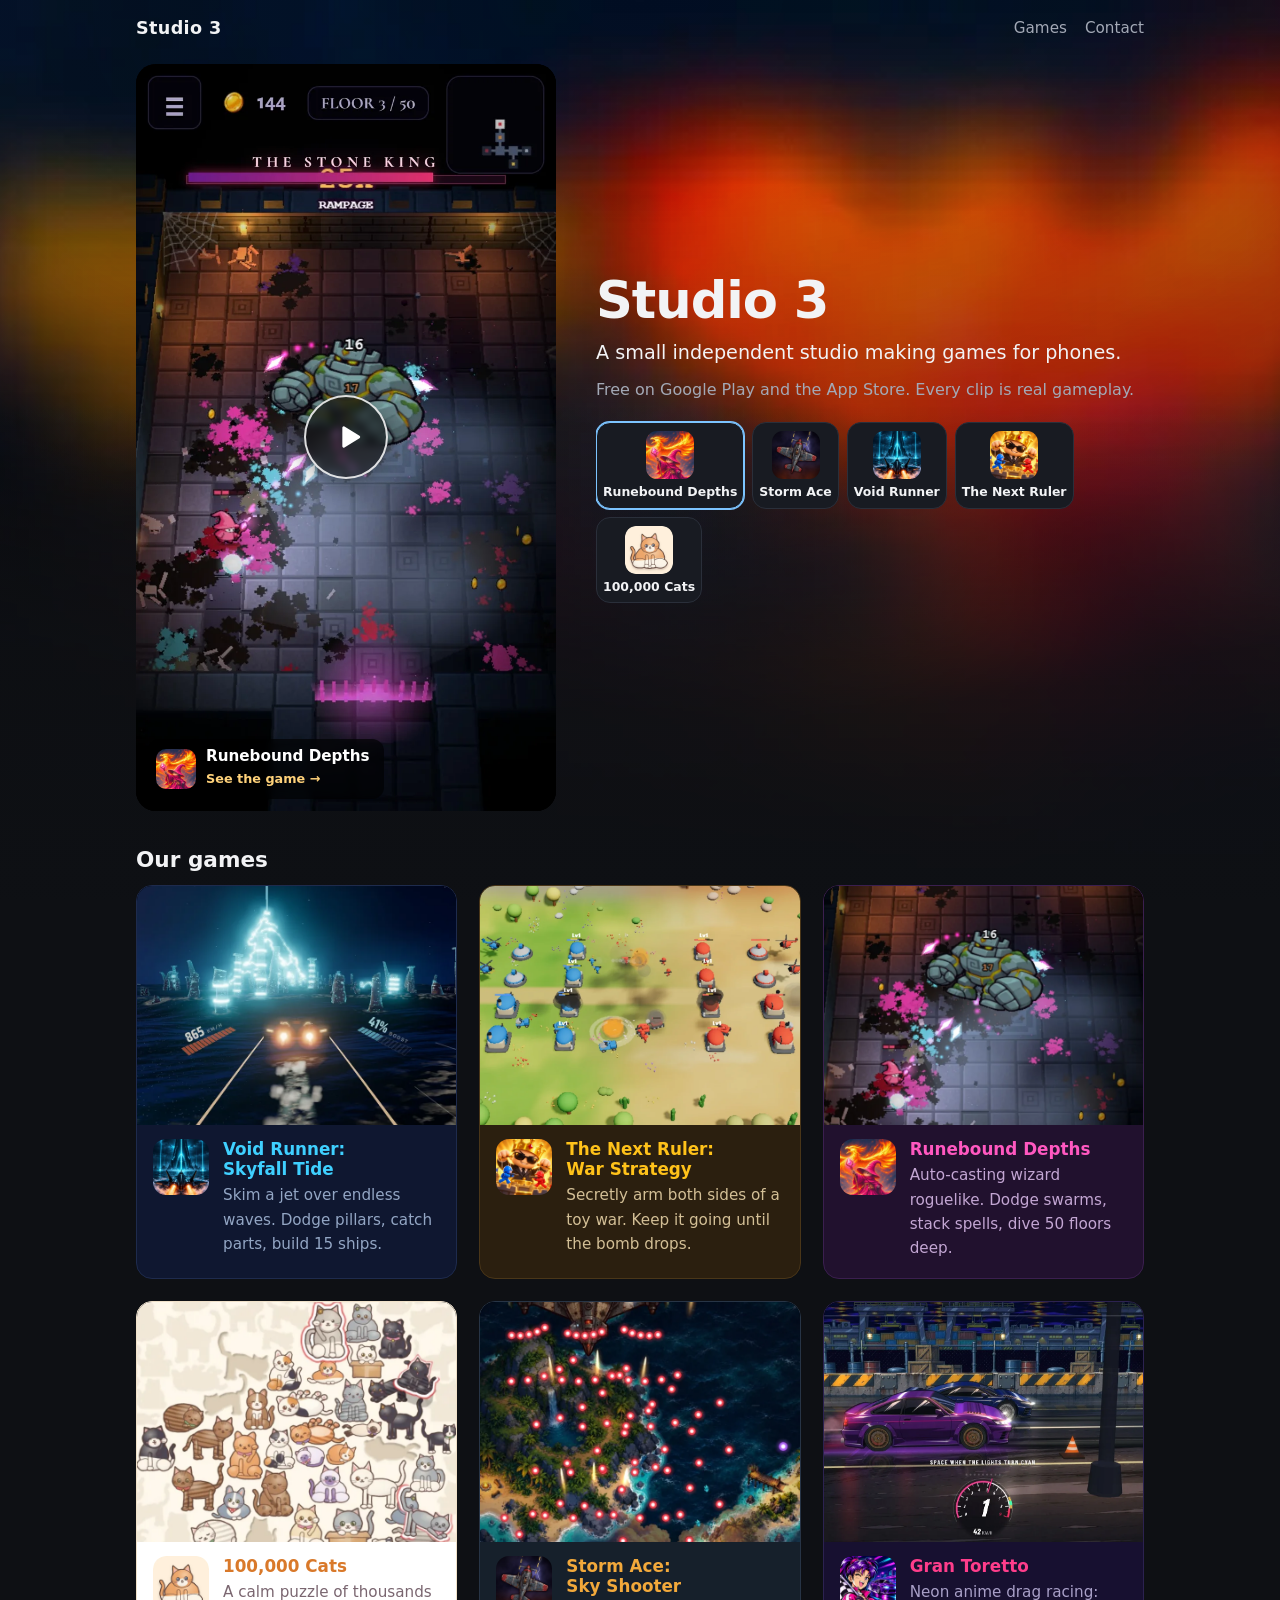
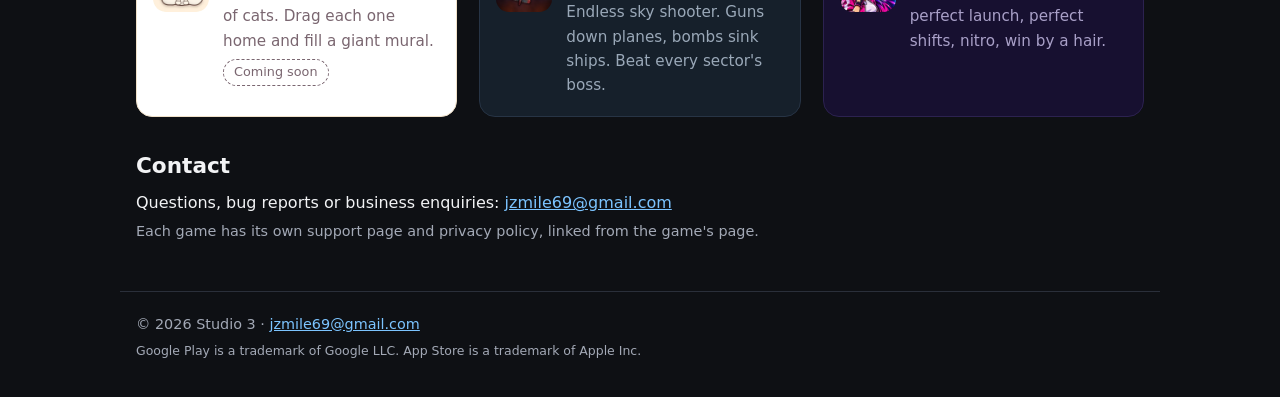
<file: index.html>
<!doctype html>
<html lang="en">
<head>
<meta charset="utf-8">
<meta name="viewport" content="width=device-width, initial-scale=1">
<title>Studio 3 | Indie mobile games</title>
<meta name="description" content="Studio 3 is a small independent studio making games for phones.">
<meta property="og:title" content="Studio 3 | Indie mobile games">
<meta property="og:description" content="Studio 3 is a small independent studio making games for phones.">
<meta property="og:image" content="img/runebound/feature.jpg">
<link rel="stylesheet" href="styles.css">
<link rel="icon" href="favicon.svg" type="image/svg+xml">
<script src="site.js" defer></script>
</head>
<body class="t-studio" style="--page-art:url('img/runebound/bg.webp')">
<header class="site-head"><a class="brand" href="./">Studio&nbsp;3</a>
<nav><a href="#games">Games</a><a href="#contact">Contact</a></nav></header>
<main class="home">
<section class="reel" aria-label="Gameplay showreel">
<div class="reel-stage portrait" style="--poster:url('img/runebound/poster.webp')">
<video id="reel" class="gv-video" src="video/runebound.mp4" poster="img/runebound/poster.webp" width="720" height="1280"
 muted playsinline preload="none" controls aria-label="Gameplay showreel: Runebound Depths, no sound"></video>
<button class="gv-play" type="button" hidden aria-label="Play the gameplay showreel"><svg aria-hidden="true" viewBox="0 0 24 24" width="34" height="34"><path fill="currentColor" d="M8 5.5v13a1 1 0 0 0 1.5.86l10.6-6.5a1 1 0 0 0 0-1.72L9.5 4.64A1 1 0 0 0 8 5.5z"/></svg></button>
<a class="reel-cap" href="runebound/"><img src="img/runebound/icon.webp" alt="" width="40" height="40">
<span><b>Runebound Depths</b><small>See the game</small></span></a>
</div>
<div class="reel-side">
<h1>Studio 3</h1>
<p class="lead">A small independent studio making games for phones.</p>
<p class="intro-sub">Free on Google Play and the App Store. Every clip is real gameplay.</p>
<ul class="reel-thumbs" aria-label="Choose a game to watch">
<li><button type="button" class="reel-thumb" aria-pressed="true"
 data-src="video/runebound.mp4" data-poster="img/runebound/poster.webp" data-bg="img/runebound/bg.webp" data-href="runebound/" data-name="Runebound Depths"
 data-short="Runebound Depths" data-icon="img/runebound/icon.webp" data-orient="portrait">
<img src="img/runebound/icon.webp" alt="" width="48" height="48" decoding="async"><span>Runebound Depths</span></button></li>
<li><button type="button" class="reel-thumb" aria-pressed="false"
 data-src="video/stormace.mp4" data-poster="img/stormace/poster.webp" data-bg="img/stormace/bg.webp" data-href="stormace/" data-name="Storm Ace: Sky Shooter"
 data-short="Storm Ace" data-icon="img/stormace/icon.webp" data-orient="portrait">
<img src="img/stormace/icon.webp" alt="" width="48" height="48" decoding="async"><span>Storm Ace</span></button></li>
<li><button type="button" class="reel-thumb" aria-pressed="false"
 data-src="video/voidrunner.mp4" data-poster="img/voidrunner/poster.webp" data-bg="img/voidrunner/bg.webp" data-href="voidrunner/" data-name="Void Runner: Skyfall Tide"
 data-short="Void Runner" data-icon="img/voidrunner/icon.webp" data-orient="portrait">
<img src="img/voidrunner/icon.webp" alt="" width="48" height="48" decoding="async"><span>Void Runner</span></button></li>
<li><button type="button" class="reel-thumb" aria-pressed="false"
 data-src="video/nextruler.mp4" data-poster="img/nextruler/poster.webp" data-bg="img/nextruler/bg.webp" data-href="nextruler/" data-name="The Next Ruler: War Strategy"
 data-short="The Next Ruler" data-icon="img/nextruler/icon.webp" data-orient="landscape">
<img src="img/nextruler/icon.webp" alt="" width="48" height="48" decoding="async"><span>The Next Ruler</span></button></li>
<li><button type="button" class="reel-thumb" aria-pressed="false"
 data-src="video/100000cats.mp4" data-poster="img/100000cats/poster.webp" data-bg="img/100000cats/bg.webp" data-href="100000cats/" data-name="100,000 Cats"
 data-short="100,000 Cats" data-icon="img/100000cats/icon.webp" data-orient="portrait">
<img src="img/100000cats/icon.webp" alt="" width="48" height="48" decoding="async"><span>100,000 Cats</span></button></li>
</ul>
</div>
</section>
<section id="games"><h2>Our games</h2>
<ul class="cards">
<li class="card t-voidrunner"><a href="voidrunner/" data-preview="video/voidrunner.mp4">
<span class="card-media portrait"><img class="card-art" src="img/voidrunner/poster.webp" alt=""
 width="720" height="1280" loading="lazy" decoding="async"></span>
<div class="card-body"><img class="card-icon" src="img/voidrunner/icon.webp" alt="" width="64" height="64">
<div><h3>Void Runner: Skyfall Tide</h3><p>Skim a jet over endless waves. Dodge pillars, catch parts, build 15 ships.</p></div></div></a></li>
<li class="card t-nextruler"><a href="nextruler/" data-preview="video/nextruler.mp4">
<span class="card-media landscape"><img class="card-art" src="img/nextruler/poster.webp" alt=""
 width="1280" height="720" loading="lazy" decoding="async"></span>
<div class="card-body"><img class="card-icon" src="img/nextruler/icon.webp" alt="" width="64" height="64">
<div><h3>The Next Ruler: War Strategy</h3><p>Secretly arm both sides of a toy war. Keep it going until the bomb drops.</p></div></div></a></li>
<li class="card t-runebound"><a href="runebound/" data-preview="video/runebound.mp4">
<span class="card-media portrait"><img class="card-art" src="img/runebound/poster.webp" alt=""
 width="720" height="1280" loading="lazy" decoding="async"></span>
<div class="card-body"><img class="card-icon" src="img/runebound/icon.webp" alt="" width="64" height="64">
<div><h3>Runebound Depths</h3><p>Auto-casting wizard roguelike. Dodge swarms, stack spells, dive 50 floors deep.</p></div></div></a></li>
<li class="card t-100000cats"><a href="100000cats/" data-preview="video/100000cats.mp4">
<span class="card-media portrait"><img class="card-art" src="img/100000cats/poster.webp" alt=""
 width="720" height="1280" loading="lazy" decoding="async"></span>
<div class="card-body"><img class="card-icon" src="img/100000cats/icon.webp" alt="" width="64" height="64">
<div><h3>100,000 Cats</h3><p>A calm puzzle of thousands of cats. Drag each one home and fill a giant mural.</p><p class="tag">Coming soon</p></div></div></a></li>
<li class="card t-stormace"><a href="stormace/" data-preview="video/stormace.mp4">
<span class="card-media portrait"><img class="card-art" src="img/stormace/poster.webp" alt=""
 width="720" height="1280" loading="lazy" decoding="async"></span>
<div class="card-body"><img class="card-icon" src="img/stormace/icon.webp" alt="" width="64" height="64">
<div><h3>Storm Ace: Sky Shooter</h3><p>Endless sky shooter. Guns down planes, bombs sink ships. Beat every sector&#x27;s boss.</p></div></div></a></li>
<li class="card t-grantoretto"><a href="grantoretto/">
<span class="card-media landscape"><img class="card-art" src="img/grantoretto/poster.webp" alt=""
 width="1280" height="720" loading="lazy" decoding="async"></span>
<div class="card-body"><img class="card-icon" src="img/grantoretto/icon.webp" alt="" width="64" height="64">
<div><h3>Gran Toretto</h3><p>Neon anime drag racing: perfect launch, perfect shifts, nitro, win by a hair.</p></div></div></a></li>
</ul></section>
<section id="contact" class="contact"><h2>Contact</h2>
<p>Questions, bug reports or business enquiries: <a href="mailto:jzmile69@gmail.com">jzmile69@gmail.com</a></p>
<p class="small">Each game has its own support page and privacy policy, linked from the game's page.</p>
</section>
</main>
<footer class="site-foot"><p>© 2026 Studio 3 · <a href="mailto:jzmile69@gmail.com">jzmile69@gmail.com</a></p>
<p class="small">Google Play is a trademark of Google LLC. App Store is a trademark of Apple Inc.</p></footer>
</body>
</html>
</file>
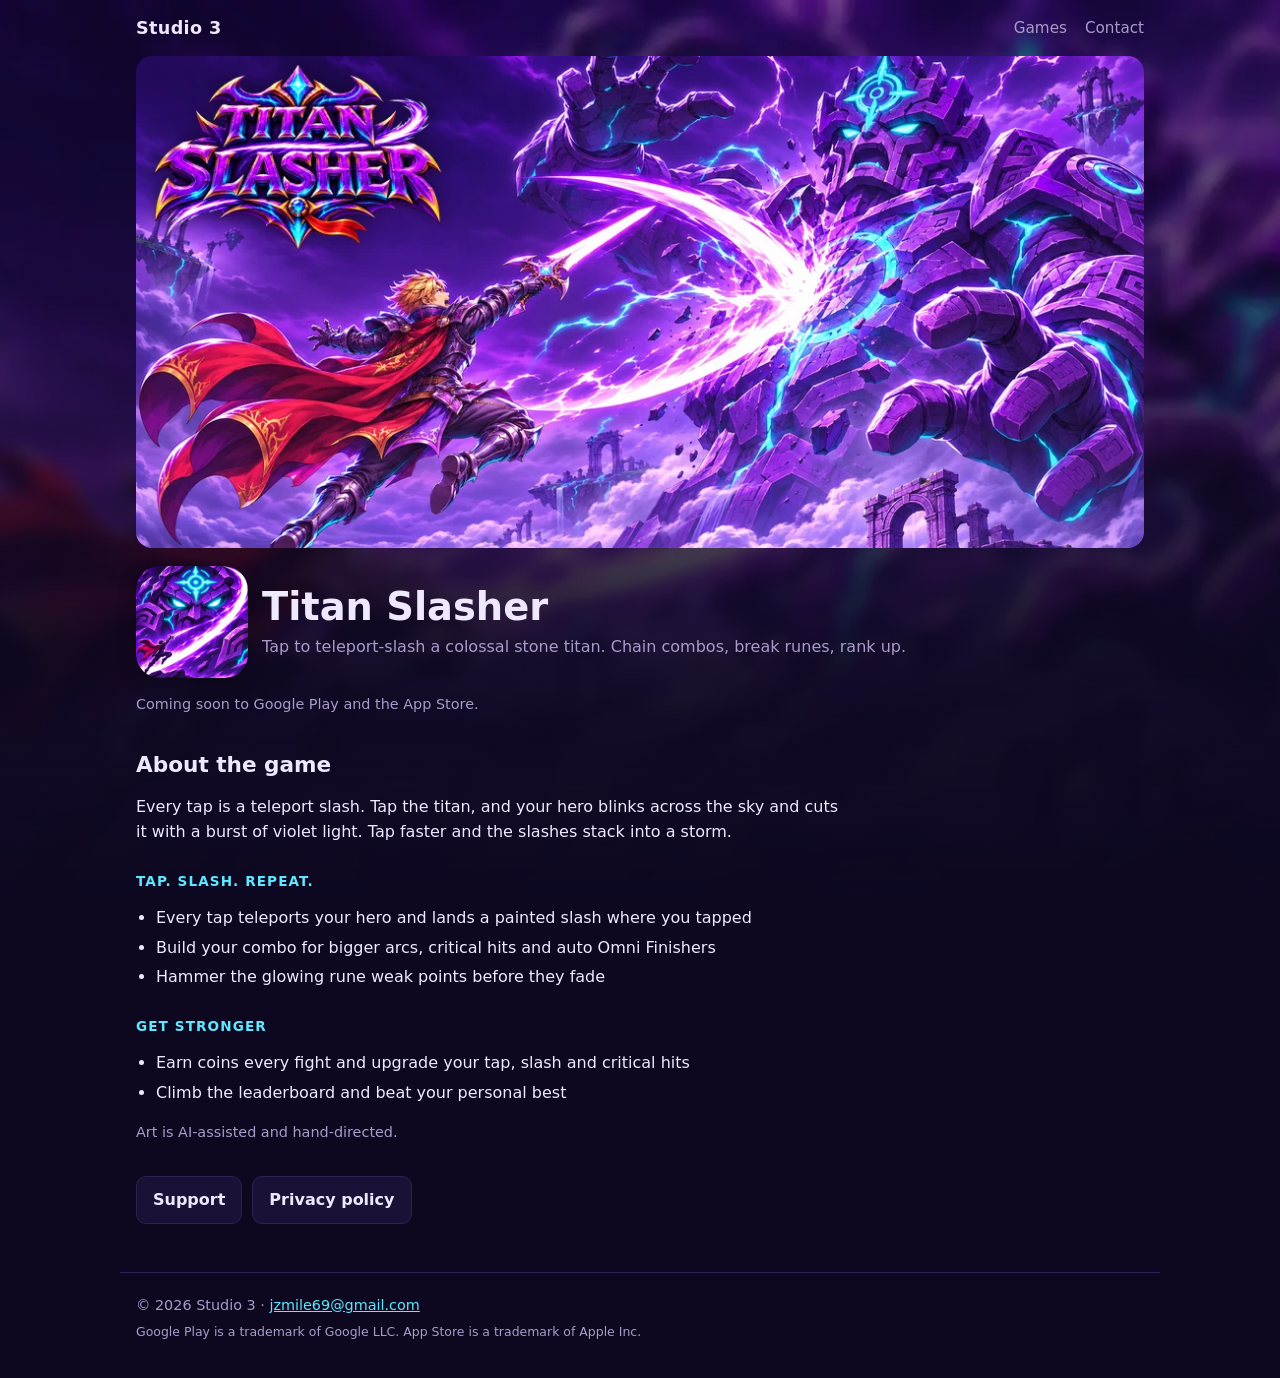
<file: slashtitans/index.html>
<!doctype html>
<html lang="en">
<head>
<meta charset="utf-8">
<title>Titan Slasher (moved)</title>
<meta name="robots" content="noindex">
<link rel="canonical" href="https://jortiga.github.io/titanslasher/">
<meta http-equiv="refresh" content="0; url=https://jortiga.github.io/titanslasher/">
<script>location.replace("https://jortiga.github.io/titanslasher/" + location.search + location.hash);</script>
</head>
<body>
<p>Slash Titans is now <strong>Titan Slasher</strong>. This page moved to
<a href="https://jortiga.github.io/titanslasher/">https://jortiga.github.io/titanslasher/</a>.</p>
</body>
</html>
</file>
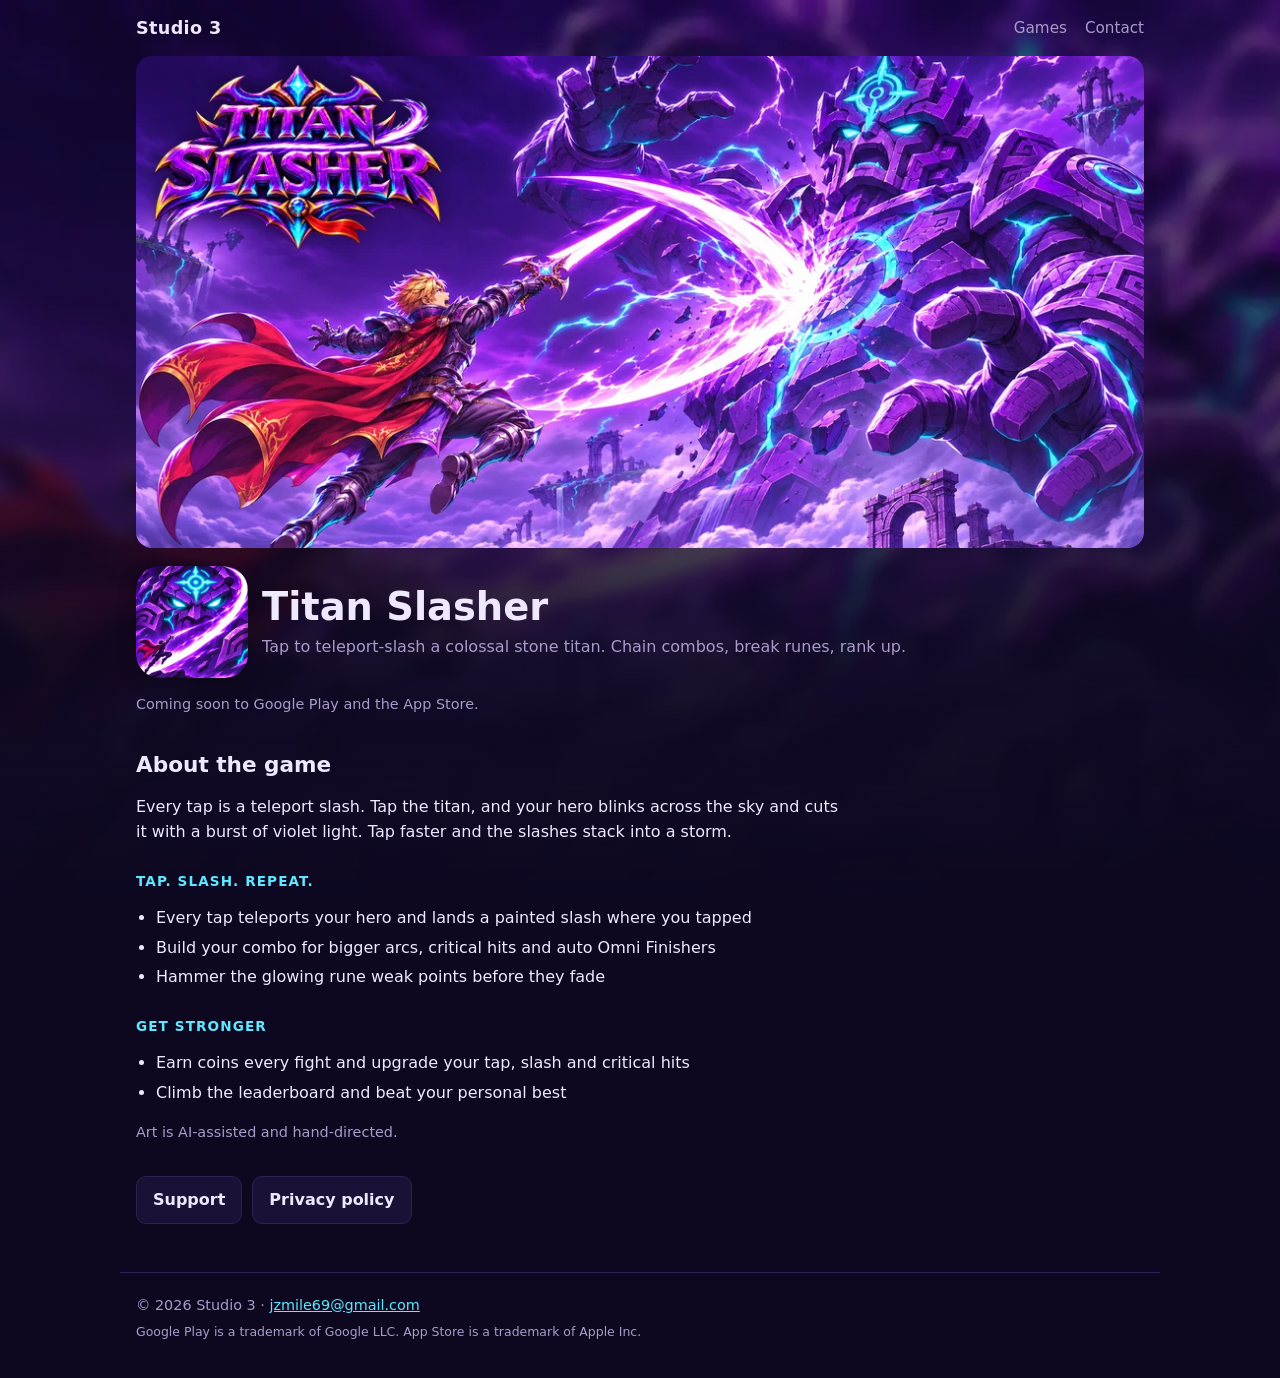
<file: titanslasher/index.html>
<!doctype html>
<html lang="en">
<head>
<meta charset="utf-8">
<meta name="viewport" content="width=device-width, initial-scale=1">
<title>Titan Slasher | Studio 3</title>
<meta name="description" content="Tap to teleport-slash a colossal stone titan. Chain combos, break runes, rank up.">
<meta property="og:title" content="Titan Slasher | Studio 3">
<meta property="og:description" content="Tap to teleport-slash a colossal stone titan. Chain combos, break runes, rank up.">
<meta property="og:image" content="../img/titanslasher/feature.jpg">
<link rel="stylesheet" href="../styles.css">
<link rel="icon" href="../favicon.svg" type="image/svg+xml">
<script src="../site.js" defer></script>
</head>
<body class="t-titanslasher" style="--page-art:url('../img/titanslasher/bg.webp')">
<header class="site-head"><a class="brand" href="../">Studio&nbsp;3</a>
<nav><a href="../#games">Games</a><a href="../#contact">Contact</a></nav></header>
<main class="game">
<section class="hero">
<img src="../img/titanslasher/feature.webp" alt="Titan Slasher: a caped swordsman slashes a giant stone titan" width="1024" height="500" style="width:100%;height:auto;border-radius:16px">
<div class="hero-text">
<div class="title-row">
<img class="icon" src="../img/titanslasher/icon.webp" alt="" width="112" height="112">
<div><h1>Titan Slasher</h1><p class="tagline">Tap to teleport-slash a colossal stone titan. Chain combos, break runes, rank up.</p></div>
</div>
<p class="meta">Coming soon to Google Play and the App Store.</p>
</div>
</section>
<section class="about"><h2>About the game</h2>
<p>Every tap is a teleport slash. Tap the titan, and your hero blinks across the sky and cuts it with a burst of violet light. Tap faster and the slashes stack into a storm.</p>
<h3 class="caps">TAP. SLASH. REPEAT.</h3>
<ul><li>Every tap teleports your hero and lands a painted slash where you tapped</li><li>Build your combo for bigger arcs, critical hits and auto Omni Finishers</li><li>Hammer the glowing rune weak points before they fade</li></ul>
<h3 class="caps">GET STRONGER</h3>
<ul><li>Earn coins every fight and upgrade your tap, slash and critical hits</li><li>Climb the leaderboard and beat your personal best</li></ul>
<p class="meta">Art is AI-assisted and hand-directed.</p>
</section>
<section class="links"><a href="support/">Support</a><a href="privacy/">Privacy policy</a></section>
</main>
<footer class="site-foot"><p>© 2026 Studio 3 · <a href="mailto:jzmile69@gmail.com">jzmile69@gmail.com</a></p>
<p class="small">Google Play is a trademark of Google LLC. App Store is a trademark of Apple Inc.</p></footer>
</body>
</html>
</file>
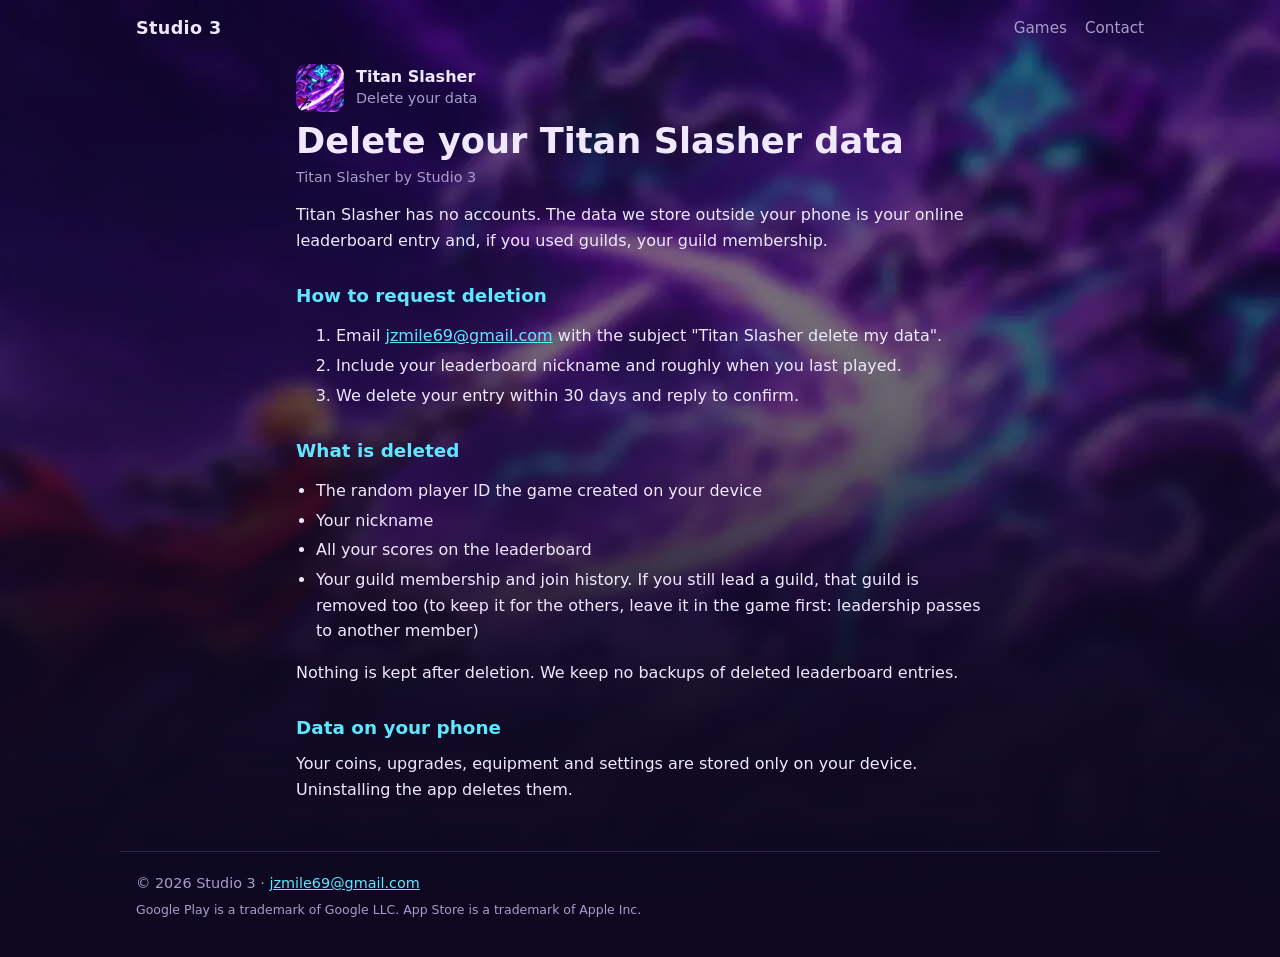
<file: slashtitans/delete-data/index.html>
<!doctype html>
<html lang="en">
<head>
<meta charset="utf-8">
<title>Titan Slasher (moved)</title>
<meta name="robots" content="noindex">
<link rel="canonical" href="https://jortiga.github.io/titanslasher/delete-data/">
<meta http-equiv="refresh" content="0; url=https://jortiga.github.io/titanslasher/delete-data/">
<script>location.replace("https://jortiga.github.io/titanslasher/delete-data/" + location.search + location.hash);</script>
</head>
<body>
<p>Slash Titans is now <strong>Titan Slasher</strong>. This page moved to
<a href="https://jortiga.github.io/titanslasher/delete-data/">https://jortiga.github.io/titanslasher/delete-data/</a>.</p>
</body>
</html>
</file>
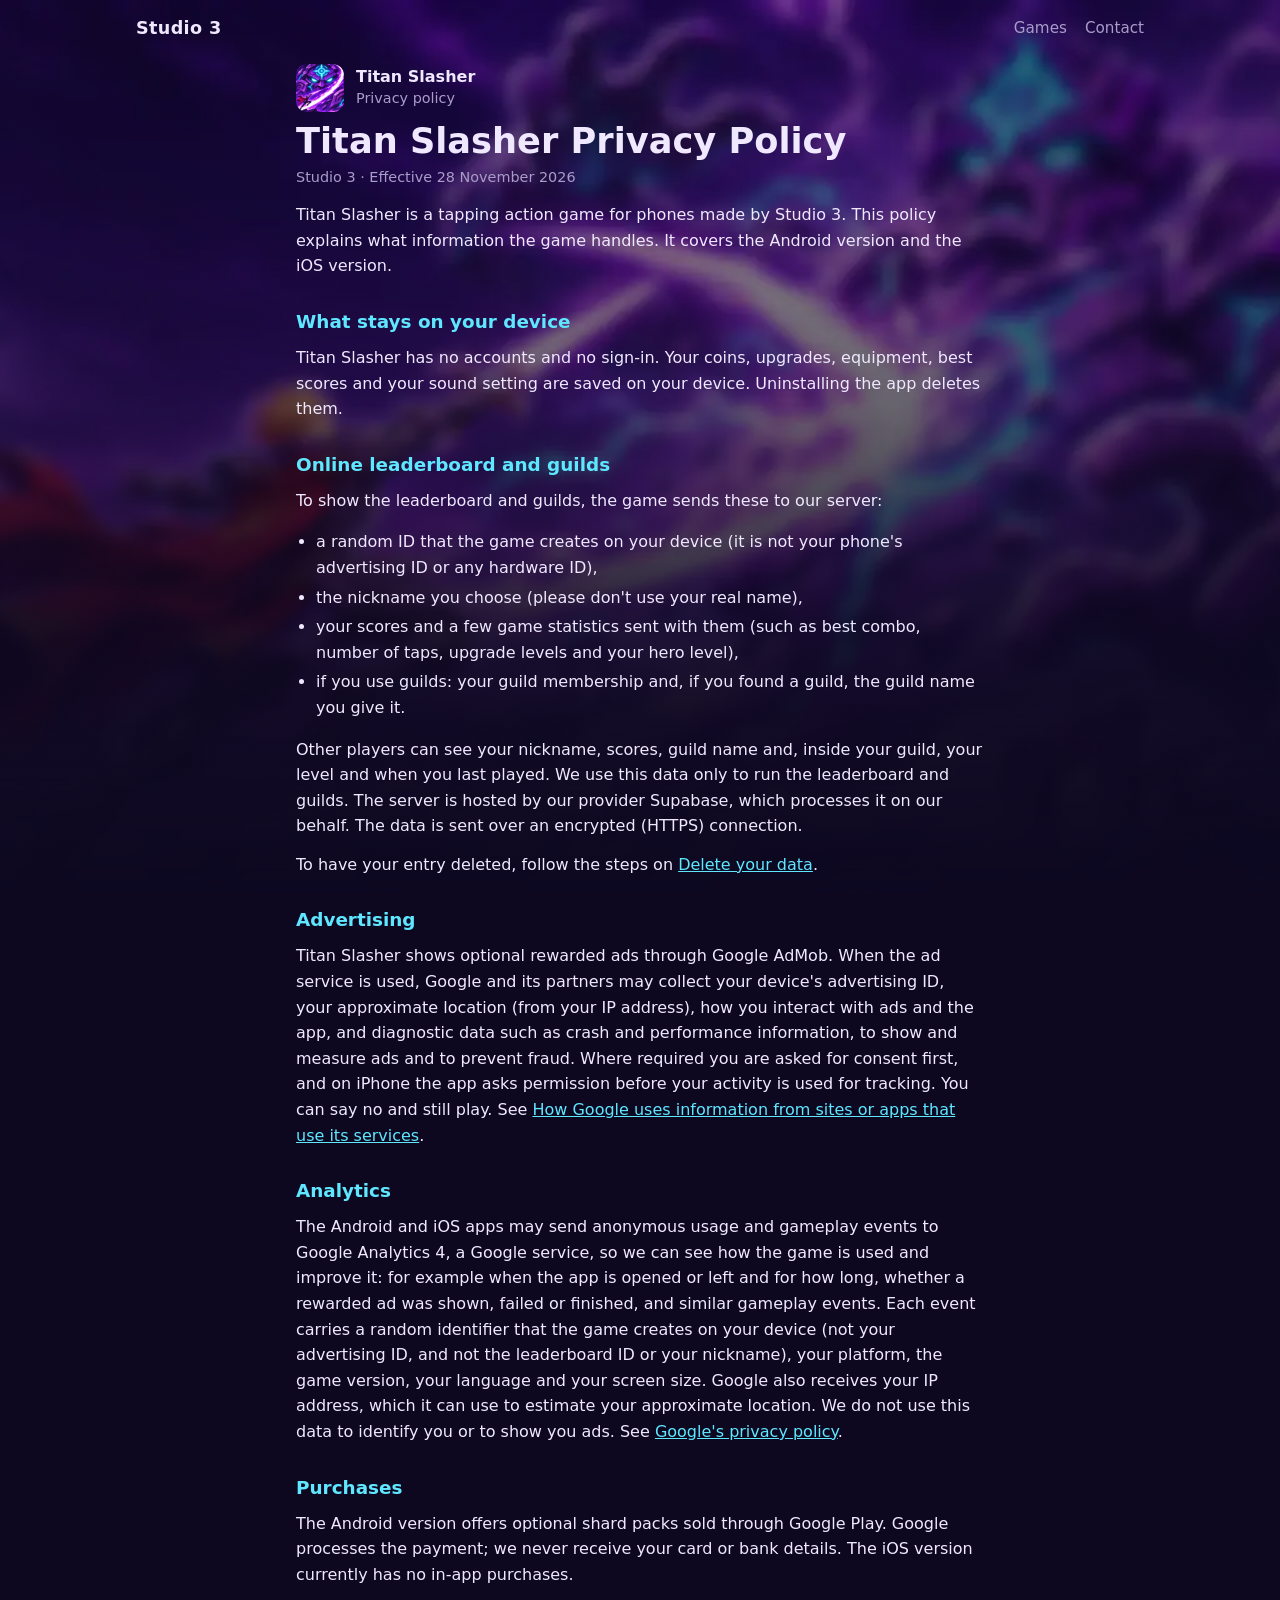
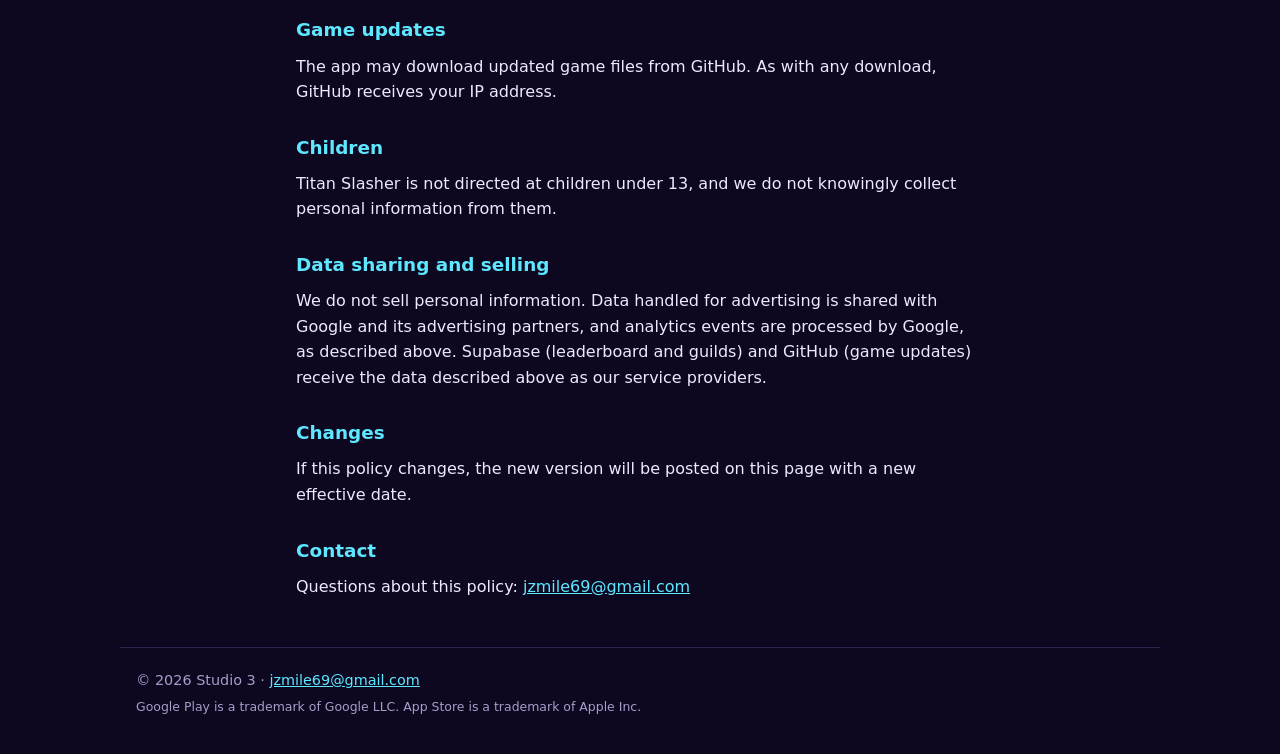
<file: slashtitans/privacy/index.html>
<!doctype html>
<html lang="en">
<head>
<meta charset="utf-8">
<title>Titan Slasher (moved)</title>
<meta name="robots" content="noindex">
<link rel="canonical" href="https://jortiga.github.io/titanslasher/privacy/">
<meta http-equiv="refresh" content="0; url=https://jortiga.github.io/titanslasher/privacy/">
<script>location.replace("https://jortiga.github.io/titanslasher/privacy/" + location.search + location.hash);</script>
</head>
<body>
<p>Slash Titans is now <strong>Titan Slasher</strong>. This page moved to
<a href="https://jortiga.github.io/titanslasher/privacy/">https://jortiga.github.io/titanslasher/privacy/</a>.</p>
</body>
</html>
</file>
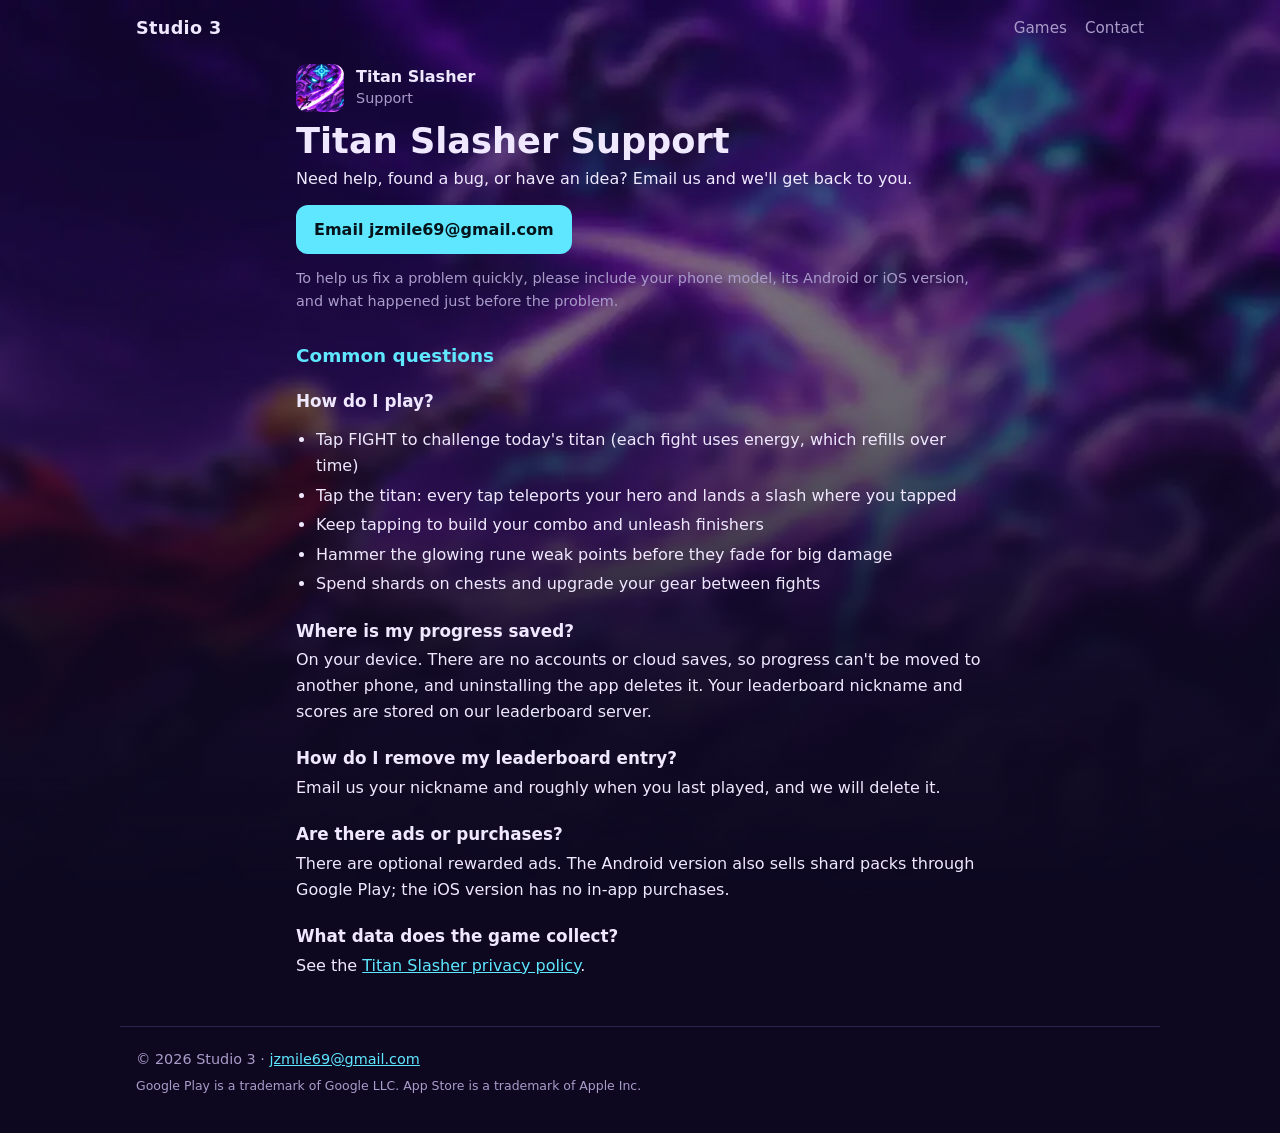
<file: slashtitans/support/index.html>
<!doctype html>
<html lang="en">
<head>
<meta charset="utf-8">
<title>Titan Slasher (moved)</title>
<meta name="robots" content="noindex">
<link rel="canonical" href="https://jortiga.github.io/titanslasher/support/">
<meta http-equiv="refresh" content="0; url=https://jortiga.github.io/titanslasher/support/">
<script>location.replace("https://jortiga.github.io/titanslasher/support/" + location.search + location.hash);</script>
</head>
<body>
<p>Slash Titans is now <strong>Titan Slasher</strong>. This page moved to
<a href="https://jortiga.github.io/titanslasher/support/">https://jortiga.github.io/titanslasher/support/</a>.</p>
</body>
</html>
</file>
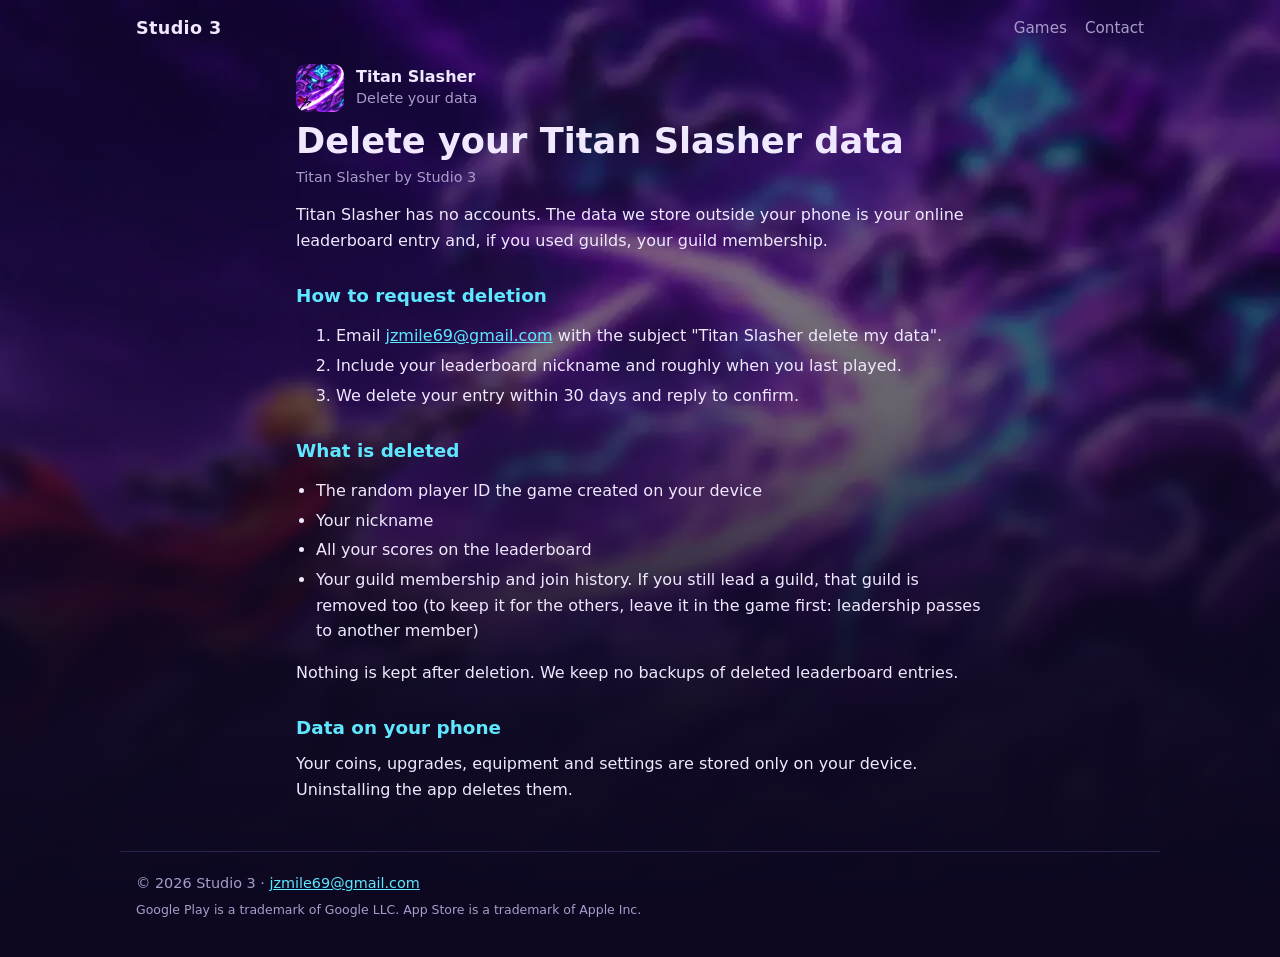
<file: titanslasher/delete-data/index.html>
<!doctype html>
<html lang="en">
<head>
<meta charset="utf-8">
<meta name="viewport" content="width=device-width, initial-scale=1">
<title>Titan Slasher: Delete Your Data | Studio 3</title>
<meta name="description" content="How to delete your Titan Slasher leaderboard data.">
<meta property="og:title" content="Titan Slasher: Delete Your Data | Studio 3">
<meta property="og:description" content="How to delete your Titan Slasher leaderboard data.">
<link rel="stylesheet" href="../../styles.css">
<link rel="icon" href="../../favicon.svg" type="image/svg+xml">
<script src="../../site.js" defer></script>
</head>
<body class="t-titanslasher" style="--page-art:url('../../img/titanslasher/bg.webp')">
<header class="site-head"><a class="brand" href="../../">Studio&nbsp;3</a>
<nav><a href="../../#games">Games</a><a href="../../#contact">Contact</a></nav></header>
<main class="doc">
<div class="sub-head"><a href="../"><img src="../../img/titanslasher/icon.webp" alt="" width="48" height="48"></a>
<p><a href="../">Titan Slasher</a><br><span>Delete your data</span></p></div>
<h1>Delete your Titan Slasher data</h1>
<p class="meta">Titan Slasher by Studio 3</p>
<p>Titan Slasher has no accounts. The data we store outside your phone is your online leaderboard entry and, if you used guilds, your guild membership.</p>
<h2>How to request deletion</h2>
<ol>
<li>Email <a href="mailto:jzmile69@gmail.com?subject=Titan%20Slasher%20delete%20my%20data">jzmile69@gmail.com</a> with the subject "Titan Slasher delete my data".</li>
<li>Include your leaderboard nickname and roughly when you last played.</li>
<li>We delete your entry within 30 days and reply to confirm.</li>
</ol>
<h2>What is deleted</h2>
<ul>
<li>The random player ID the game created on your device</li>
<li>Your nickname</li>
<li>All your scores on the leaderboard</li>
<li>Your guild membership and join history. If you still lead a guild, that guild is removed too (to keep it for the others, leave it in the game first: leadership passes to another member)</li>
</ul>
<p>Nothing is kept after deletion. We keep no backups of deleted leaderboard entries.</p>
<h2>Data on your phone</h2>
<p>Your coins, upgrades, equipment and settings are stored only on your device. Uninstalling the app deletes them.</p>
</main>
<footer class="site-foot"><p>© 2026 Studio 3 · <a href="mailto:jzmile69@gmail.com">jzmile69@gmail.com</a></p>
<p class="small">Google Play is a trademark of Google LLC. App Store is a trademark of Apple Inc.</p></footer>
</body>
</html>
</file>
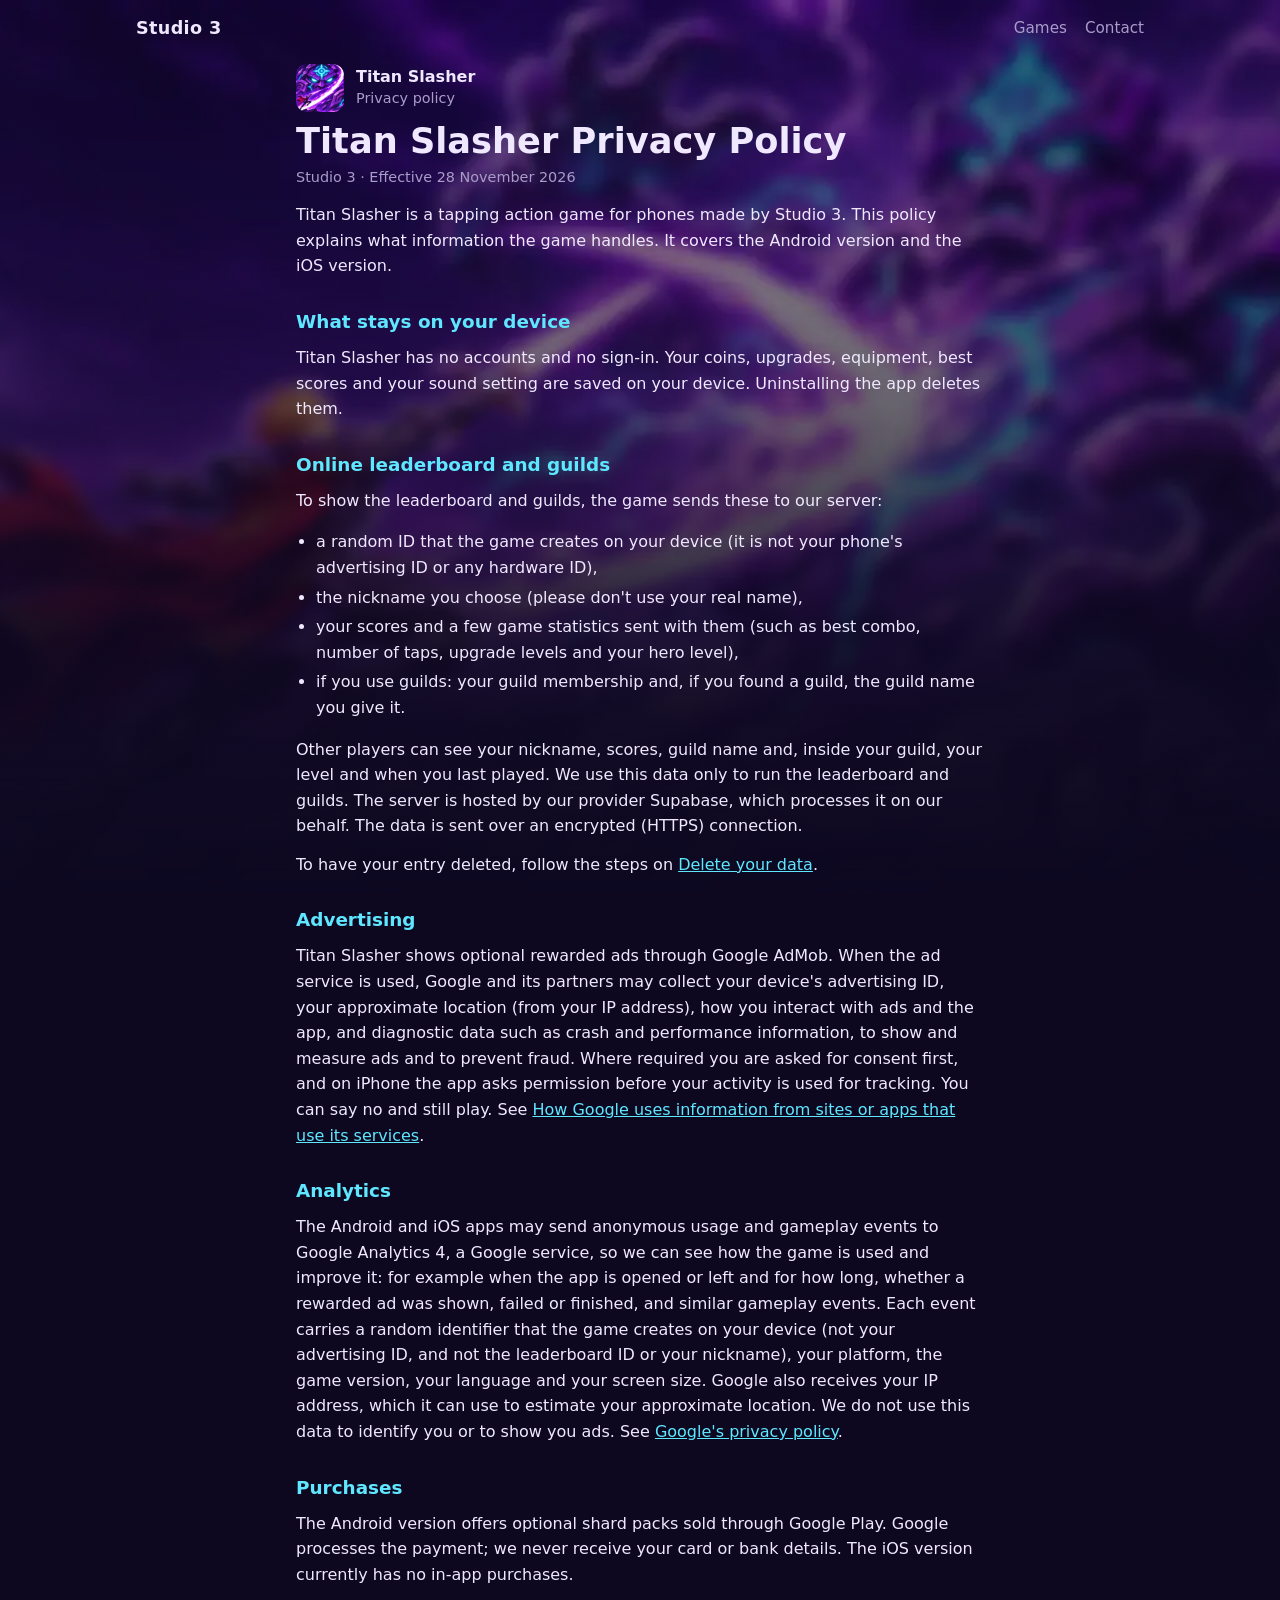
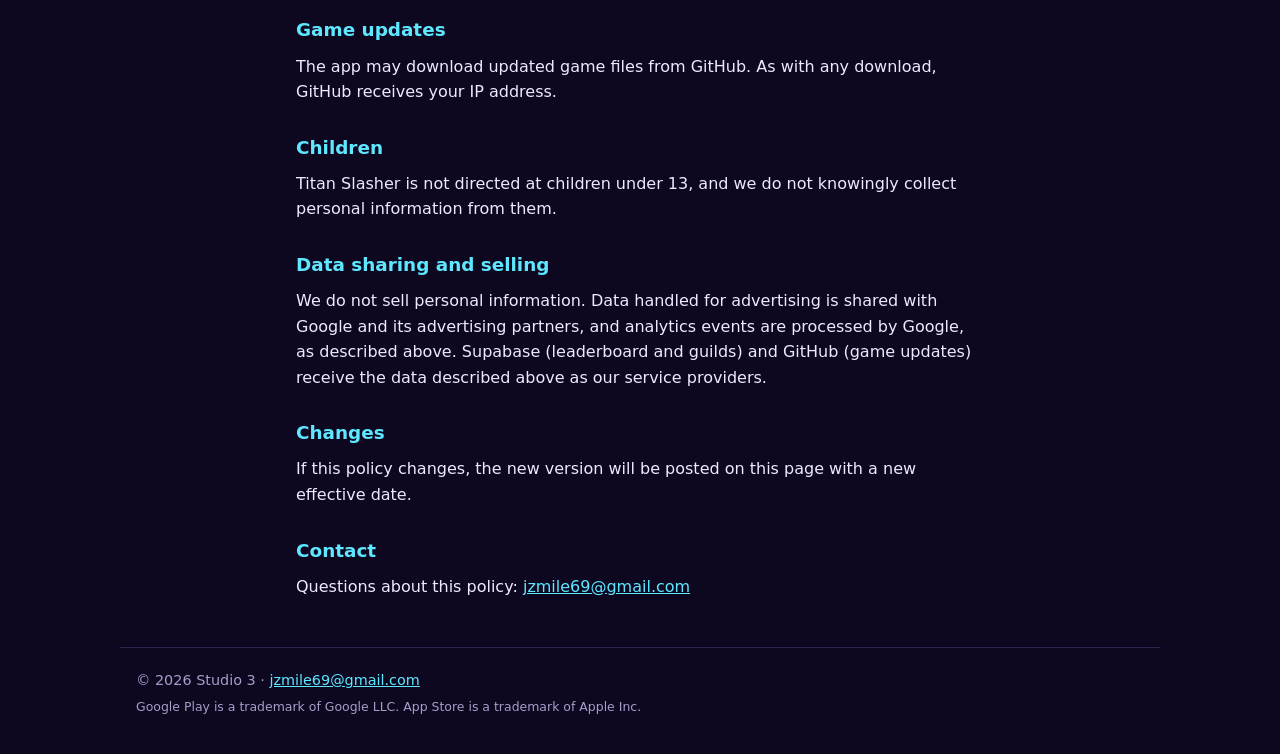
<file: titanslasher/privacy/index.html>
<!doctype html>
<html lang="en">
<head>
<meta charset="utf-8">
<meta name="viewport" content="width=device-width, initial-scale=1">
<title>Titan Slasher Privacy Policy | Studio 3</title>
<meta name="description" content="Privacy policy for Titan Slasher by Studio 3.">
<meta property="og:title" content="Titan Slasher Privacy Policy | Studio 3">
<meta property="og:description" content="Privacy policy for Titan Slasher by Studio 3.">
<link rel="stylesheet" href="../../styles.css">
<link rel="icon" href="../../favicon.svg" type="image/svg+xml">
<script src="../../site.js" defer></script>
</head>
<body class="t-titanslasher" style="--page-art:url('../../img/titanslasher/bg.webp')">
<header class="site-head"><a class="brand" href="../../">Studio&nbsp;3</a>
<nav><a href="../../#games">Games</a><a href="../../#contact">Contact</a></nav></header>
<main class="doc">
<div class="sub-head"><a href="../"><img src="../../img/titanslasher/icon.webp" alt="" width="48" height="48"></a>
<p><a href="../">Titan Slasher</a><br><span>Privacy policy</span></p></div>
<h1>Titan Slasher Privacy Policy</h1>
<p class="meta">Studio 3 · Effective 28 November 2026</p>
<p>Titan Slasher is a tapping action game for phones made by Studio 3. This policy explains what information the game
handles. It covers the Android version and the iOS version.</p>
<h2>What stays on your device</h2>
<p>Titan Slasher has no accounts and no sign-in. Your coins, upgrades, equipment, best scores and your sound setting are
saved on your device. Uninstalling the app deletes them.</p>
<h2>Online leaderboard and guilds</h2>
<p>To show the leaderboard and guilds, the game sends these to our server:</p>
<ul>
<li>a random ID that the game creates on your device (it is not your phone's advertising ID or any hardware ID),</li>
<li>the nickname you choose (please don't use your real name),</li>
<li>your scores and a few game statistics sent with them (such as best combo, number of taps, upgrade levels and your hero level),</li>
<li>if you use guilds: your guild membership and, if you found a guild, the guild name you give it.</li>
</ul>
<p>Other players can see your nickname, scores, guild name and, inside your guild, your level and when you last played. We use
this data only to run the leaderboard and guilds. The server is hosted by our provider Supabase, which processes it on our
behalf. The data is sent over an encrypted (HTTPS) connection.</p>
<p>To have your entry deleted, follow the steps on <a href="../delete-data/">Delete your data</a>.</p>
<h2>Advertising</h2>
<p>Titan Slasher shows optional rewarded ads through Google AdMob. When the ad service is used, Google and its partners may
collect your device's advertising ID, your approximate location (from your IP address), how you interact with ads and the app,
and diagnostic data such as crash and performance information, to show and measure ads and to prevent fraud. Where required you
are asked for consent first, and on iPhone the app asks permission before your activity is used for tracking. You can say no
and still play. See <a href="https://policies.google.com/technologies/partner-sites">How Google uses information from sites or
apps that use its services</a>.</p>
<h2>Analytics</h2>
<p>The Android and iOS apps may send anonymous usage and gameplay events to Google Analytics 4, a Google service, so we can
see how the game is used and improve it: for example when the app is opened or left and for how long, whether a rewarded ad
was shown, failed or finished, and similar gameplay events. Each event carries a random identifier that the game creates on
your device (not your advertising ID, and not the leaderboard ID or your nickname), your platform, the game version, your
language and your screen size. Google also receives your IP address, which it can use to estimate your approximate
location. We do not use this data to identify you or to show you ads. See
<a href="https://policies.google.com/privacy">Google's privacy policy</a>.</p>
<h2>Purchases</h2>
<p>The Android version offers optional shard packs sold through Google Play. Google processes the payment; we never receive your
card or bank details. The iOS version currently has no in-app purchases.</p>
<h2>Game updates</h2>
<p>The app may download updated game files from GitHub. As with any download, GitHub receives your IP address.</p>
<h2>Children</h2>
<p>Titan Slasher is not directed at children under 13, and we do not knowingly collect personal information from them.</p>
<h2>Data sharing and selling</h2>
<p>We do not sell personal information. Data handled for advertising is shared with Google and its advertising partners, and
analytics events are processed by Google, as described above. Supabase (leaderboard and guilds) and GitHub (game updates)
receive the data described above as our service providers.</p>
<h2>Changes</h2>
<p>If this policy changes, the new version will be posted on this page with a new effective date.</p>
<h2>Contact</h2>
<p>Questions about this policy: <a href="mailto:jzmile69@gmail.com">jzmile69@gmail.com</a></p>
</main>
<footer class="site-foot"><p>© 2026 Studio 3 · <a href="mailto:jzmile69@gmail.com">jzmile69@gmail.com</a></p>
<p class="small">Google Play is a trademark of Google LLC. App Store is a trademark of Apple Inc.</p></footer>
</body>
</html>
</file>
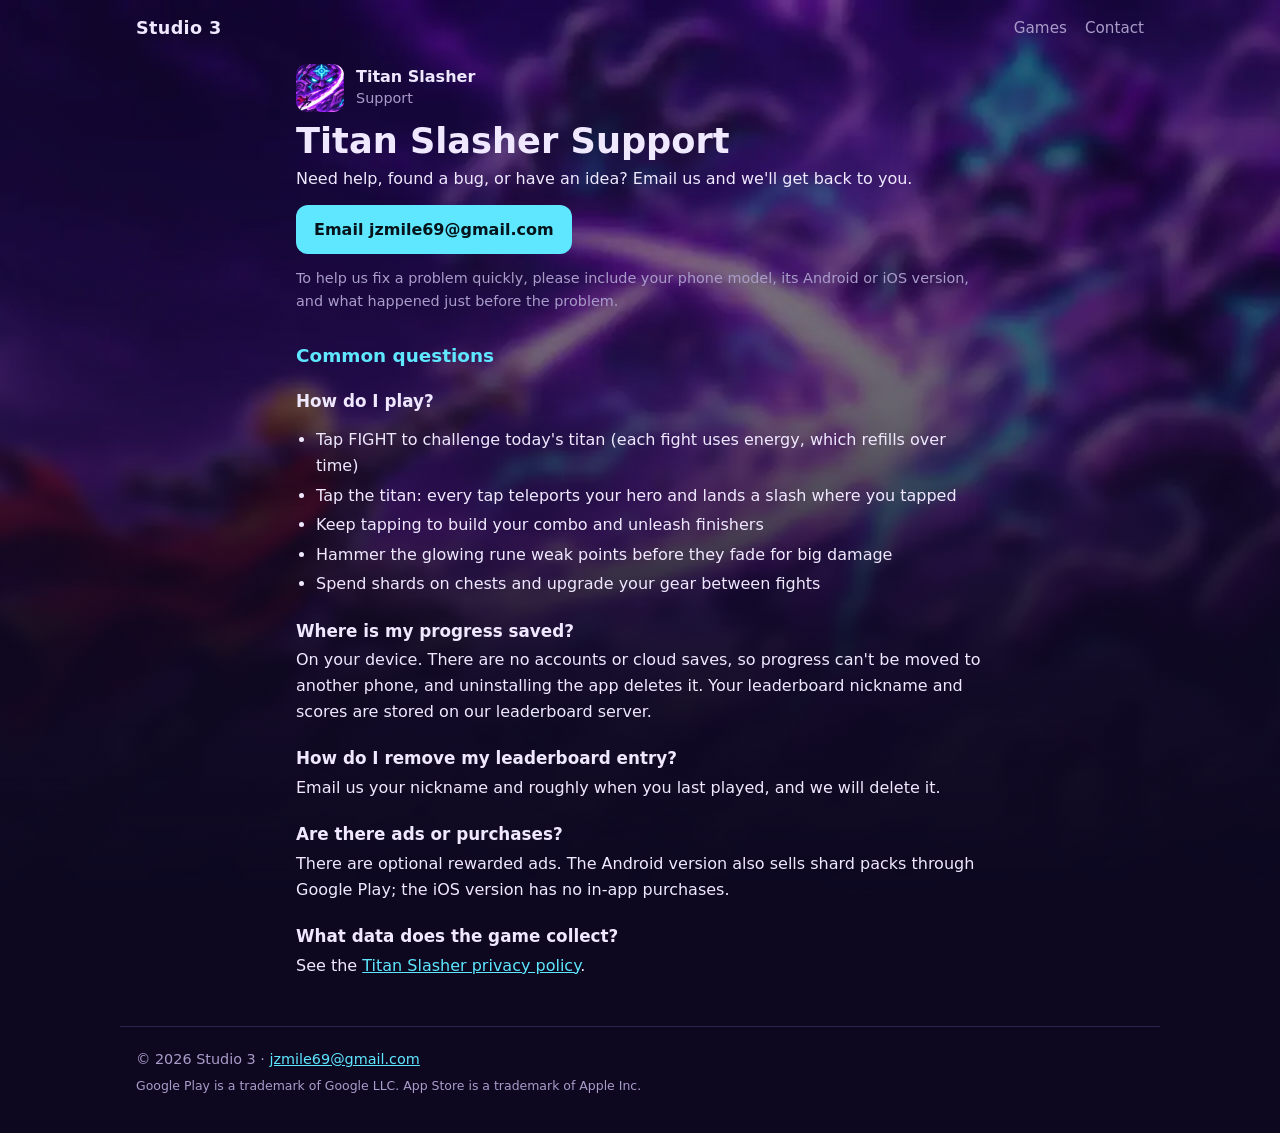
<file: titanslasher/support/index.html>
<!doctype html>
<html lang="en">
<head>
<meta charset="utf-8">
<meta name="viewport" content="width=device-width, initial-scale=1">
<title>Titan Slasher Support | Studio 3</title>
<meta name="description" content="Help and contact for Titan Slasher by Studio 3.">
<meta property="og:title" content="Titan Slasher Support | Studio 3">
<meta property="og:description" content="Help and contact for Titan Slasher by Studio 3.">
<link rel="stylesheet" href="../../styles.css">
<link rel="icon" href="../../favicon.svg" type="image/svg+xml">
<script src="../../site.js" defer></script>
</head>
<body class="t-titanslasher" style="--page-art:url('../../img/titanslasher/bg.webp')">
<header class="site-head"><a class="brand" href="../../">Studio&nbsp;3</a>
<nav><a href="../../#games">Games</a><a href="../../#contact">Contact</a></nav></header>
<main class="doc">
<div class="sub-head"><a href="../"><img src="../../img/titanslasher/icon.webp" alt="" width="48" height="48"></a>
<p><a href="../">Titan Slasher</a><br><span>Support</span></p></div>
<h1>Titan Slasher Support</h1>
<p>Need help, found a bug, or have an idea? Email us and we'll get back to you.</p>
<p><a class="btn-mail" href="mailto:jzmile69@gmail.com?subject=Titan%20Slasher%20support">Email jzmile69@gmail.com</a></p>
<p class="meta">To help us fix a problem quickly, please include your phone model, its Android or iOS version, and
what happened just before the problem.</p>
<h2>Common questions</h2>
<h3>How do I play?</h3>
<ul><li>Tap FIGHT to challenge today's titan (each fight uses energy, which refills over time)</li>
<li>Tap the titan: every tap teleports your hero and lands a slash where you tapped</li>
<li>Keep tapping to build your combo and unleash finishers</li>
<li>Hammer the glowing rune weak points before they fade for big damage</li>
<li>Spend shards on chests and upgrade your gear between fights</li></ul>
<h3>Where is my progress saved?</h3>
<p>On your device. There are no accounts or cloud saves, so progress can't be moved to another phone, and uninstalling
the app deletes it. Your leaderboard nickname and scores are stored on our leaderboard server.</p>
<h3>How do I remove my leaderboard entry?</h3>
<p>Email us your nickname and roughly when you last played, and we will delete it.</p>
<h3>Are there ads or purchases?</h3><p>There are optional rewarded ads. The Android version also sells shard packs through Google
Play; the iOS version has no in-app purchases.</p>
<h3>What data does the game collect?</h3>
<p>See the <a href="../privacy/">Titan Slasher privacy policy</a>.</p>
</main>
<footer class="site-foot"><p>© 2026 Studio 3 · <a href="mailto:jzmile69@gmail.com">jzmile69@gmail.com</a></p>
<p class="small">Google Play is a trademark of Google LLC. App Store is a trademark of Apple Inc.</p></footer>
</body>
</html>
</file>
<file: styles.css>
/* Studio 3: one stylesheet, a theme per game (body.t-<slug>). Mobile first. Videos: see site.js. */
:root { color-scheme: dark; }
.t-studio          { --bg:#0e1014; --surface:#181b22; --fg:#f2f3f5; --muted:#a3a9b6; --accent:#7cc4ff; --accent-ink:#06121f; --line:#2a2f3a; }
.t-voidrunner     { --bg:#060a17; --surface:#0f1730; --fg:#e8f3ff; --muted:#93a6c4; --accent:#3fd0ff; --accent-ink:#021320; --line:#1e2b4d; }
.t-nextruler  { --bg:#1d1408; --surface:#2b1f0f; --fg:#fff6e3; --muted:#d3bf96; --accent:#ffc21a; --accent-ink:#2a1a00; --line:#4a3618; }
.t-runebound{ --bg:#140a1d; --surface:#21112e; --fg:#fbeeff; --muted:#c3a6d3; --accent:#ff58c0; --accent-ink:#2a0420; --line:#3b1f4f; }
.t-grantoretto  { --bg:#0a0716; --surface:#171030; --fg:#f3efff; --muted:#a9a0c8; --accent:#ff3d8b; --accent-ink:#2a0414; --line:#2c2250; }
.t-stormace       { --bg:#0b1118; --surface:#16202b; --fg:#e9eef3; --muted:#9aa8b8; --accent:#f2a93b; --accent-ink:#1d1200; --line:#273445; }
.t-100000cats     { --bg:#fff8ec; --surface:#ffffff; --fg:#3b2c35; --muted:#7a6670; --accent:#d9792a; --accent-ink:#ffffff; --line:#f0e1c9; color-scheme: light; }

*, *::before, *::after { box-sizing: border-box; }
html { -webkit-text-size-adjust: 100%; }
body { margin: 0; background: var(--bg); color: var(--fg);
  font: 16px/1.6 system-ui, -apple-system, "Segoe UI", Roboto, sans-serif; }
/* Backdrop: the game's own art, pre-blurred (img/<slug>/bg.webp), softly faded into the page colour. Fixed, so it stays put while scrolling. */
body::before { content: ""; position: fixed; inset: 0; z-index: -2; background: var(--page-art, none) center top / cover no-repeat; opacity: 1; }
body::after { content: ""; position: fixed; inset: 0; z-index: -1; pointer-events: none;
  background: radial-gradient(110% 80% at 50% 0%, transparent 0%, color-mix(in srgb, var(--bg) 45%, transparent) 75%, color-mix(in srgb, var(--bg) 85%, transparent) 100%),
              linear-gradient(to bottom, transparent 45%, var(--bg) 100%); }
.t-100000cats::before { opacity: .55; }
img { max-width: 100%; height: auto; display: block; }
a { color: var(--accent); }
h1, h2, h3 { line-height: 1.2; text-wrap: balance; }
h2 { font-size: 1.35rem; margin: 2.25rem 0 .75rem; }
h3 { font-size: 1.05rem; margin: 1.5rem 0 .4rem; }
.small, .meta { color: var(--muted); font-size: .9rem; }

.site-head, main, .site-foot { max-width: 1040px; margin: 0 auto; padding: 0 16px; }
.site-head { display: flex; align-items: center; justify-content: space-between; height: 56px; }
.brand { color: var(--fg); font-weight: 800; letter-spacing: .02em; text-decoration: none; font-size: 1.1rem; }
.site-head nav a { color: var(--muted); text-decoration: none; margin-left: 18px; font-size: .95rem; }
.site-head nav a:hover { color: var(--fg); }
.site-foot { border-top: 1px solid var(--line); margin-top: 3rem; padding-top: 1rem; padding-bottom: 2rem; color: var(--muted); font-size: .9rem; }
.site-foot p { margin: .3rem 0; }
.site-foot .small { font-size: .78rem; }

/* Gameplay video (game pages and the home showreel). The play button becomes a small pause button while playing. */
.gv, .reel-stage { position: relative; background: #000; overflow: hidden; }
.gv-video { display: block; width: 100%; height: auto; background: #000; }
.gv-play { position: absolute; left: 50%; top: 50%; transform: translate(-50%, -50%); width: 84px; height: 84px;
  display: grid; place-items: center; padding: 0 0 0 4px; border-radius: 50%; border: 2px solid rgb(255 255 255 / .85);
  background: rgb(0 0 0 / .5); color: #fff; cursor: pointer; -webkit-backdrop-filter: blur(4px); backdrop-filter: blur(4px);
  box-shadow: 0 6px 24px rgb(0 0 0 / .4); transition: background .15s ease; }
.gv-play:hover { background: rgb(0 0 0 / .7); }
.gv-play:focus-visible, .reel-thumb:focus-visible, .reel-cap:focus-visible { outline: 3px solid var(--accent); outline-offset: 3px; }
.playing > .gv-play { left: auto; top: auto; right: 12px; bottom: 12px; transform: none; width: 44px; height: 44px; padding: 0;
  border-width: 1.5px; opacity: .75; }
.playing > .gv-play:hover, .playing > .gv-play:focus-visible { opacity: 1; }

/* Home: the showreel is the first thing on the page */
.reel { margin: 0 -16px; }
.reel-stage { width: 100%; aspect-ratio: 9 / 16; max-height: calc(100svh - 150px); min-height: 380px; }
.reel-stage::before { content: ""; position: absolute; inset: -20px; background: var(--poster) center / cover;
  filter: blur(18px) brightness(.55); }
.reel-stage .gv-video { position: absolute; inset: 0; height: 100%; object-fit: contain; background: transparent; }
.reel-cap { position: absolute; left: 12px; bottom: 12px; max-width: calc(100% - 84px); display: flex; gap: 10px; align-items: center;
  padding: 8px 14px 8px 8px; border-radius: 12px; background: rgb(0 0 0 / .6); color: #fff; text-decoration: none;
  -webkit-backdrop-filter: blur(4px); backdrop-filter: blur(4px); }
.reel-cap img { width: 40px; height: 40px; border-radius: 10px; flex: none; }
.reel-cap b { display: block; font-size: .95rem; line-height: 1.2; }
.reel-cap small { color: #ffd27a; font-weight: 600; font-size: .8rem; }
.reel-cap small::after { content: " →"; }
.reel-side { padding: 14px 16px 0; }
.reel-side h1 { font-size: clamp(2rem, 8vw, 3.2rem); margin: .4rem 0 .4rem; letter-spacing: -.02em; }
.lead { font-size: 1.2rem; margin: 0 0 .5rem; }
.intro-sub { color: var(--muted); margin: 0 0 1rem; }
.reel-thumbs { list-style: none; margin: 0 -16px; padding: 2px 16px 6px; display: flex; gap: 8px; overflow-x: auto; scrollbar-width: none; }
.reel-thumb { display: flex; flex-direction: column; align-items: center; gap: 6px; min-width: 82px; padding: 8px 6px;
  border-radius: 14px; border: 1.5px solid var(--line); background: var(--surface); color: var(--fg); font: inherit;
  font-size: .78rem; font-weight: 600; line-height: 1.15; cursor: pointer; }
.reel-thumb img { width: 48px; height: 48px; border-radius: 11px; }
.reel-thumb[aria-pressed="true"] { border-color: var(--accent); box-shadow: 0 0 0 1px var(--accent); }
.cards { list-style: none; padding: 0; margin: 0; display: grid; gap: 16px; }
.card a { display: block; height: 100%; background: var(--surface); color: var(--fg); border: 1px solid var(--line);
  border-radius: 16px; overflow: hidden; text-decoration: none; transition: transform .15s ease, border-color .15s ease; }
.card a:hover { transform: translateY(-2px); border-color: var(--accent); }
.card-media { display: block; position: relative; aspect-ratio: 4 / 3; overflow: hidden; background: #000; }
.card-art, .card-preview { position: absolute; inset: 0; width: 100%; height: 100%; object-fit: cover; }
.tag { display: inline-block; margin-top: .4rem !important; padding: 2px 10px; border-radius: 99px; border: 1px dashed var(--muted);
  font-size: .8rem !important; }
.card-body { display: flex; gap: 14px; padding: 14px 16px 18px; align-items: flex-start; }
.card-icon { width: 56px; height: 56px; border-radius: 13px; flex: none; }
.card h3 { margin: 0 0 .25rem; color: var(--accent); }
.card p { margin: 0; color: var(--muted); font-size: .95rem; }
.contact p { margin: .25rem 0; }

/* Game page: the gameplay video comes first, full width on phones */
.hero .gv { margin: 0 -16px; }
.hero.portrait .gv-video { aspect-ratio: 9 / 16; max-height: calc(100svh - 120px); min-height: 380px; object-fit: contain; }
.hero.landscape .gv-video { aspect-ratio: 16 / 9; }
.title-row { display: flex; gap: 14px; align-items: center; margin: 18px 0 14px; }
.title-row .icon { width: 80px; height: 80px; border-radius: 18px; flex: none; box-shadow: 0 4px 18px rgb(0 0 0 / .3); }
.title-row h1 { font-size: clamp(1.5rem, 6vw, 2.4rem); margin: 0 0 .25rem; }
.tagline { margin: 0; color: var(--muted); }
.stores { display: flex; flex-wrap: wrap; gap: 10px; }
.btn-play, .soon { display: inline-flex; align-items: center; gap: 10px; min-height: 52px; padding: 6px 18px 6px 14px;
  border-radius: 12px; font-weight: 700; font-size: 1.1rem; line-height: 1.1; text-decoration: none; }
.btn-play { background: var(--accent); color: var(--accent-ink); }
.btn-play:hover { filter: brightness(1.08); }
.soon { border: 1.5px dashed var(--muted); color: var(--muted); padding-left: 18px; }
.btn-play small, .soon small { display: block; font-size: .7rem; font-weight: 600; text-transform: uppercase; letter-spacing: .06em; opacity: .85; }

.shots { list-style: none; margin: 0 -16px; padding: 4px 16px 12px; display: flex; gap: 12px; overflow-x: auto;
  scroll-snap-type: x mandatory; scrollbar-width: thin; }
.shots li { flex: none; scroll-snap-align: start; }
.shots img { border-radius: 12px; border: 1px solid var(--line); background: var(--surface); }
.shots.portrait img { width: 46vw; max-width: 240px; aspect-ratio: 9 / 16; object-fit: cover; }
.shots.landscape img { width: 82vw; max-width: 460px; aspect-ratio: 16 / 9; object-fit: cover; }

.about { max-width: 70ch; }
.about ul, .doc ul { padding-left: 1.25rem; }
.about li, .doc li { margin: .25rem 0; }
.links { display: flex; flex-wrap: wrap; gap: 10px; margin-top: 2rem; }
.links a { padding: 10px 16px; border: 1px solid var(--line); border-radius: 10px; background: var(--surface);
  color: var(--fg); text-decoration: none; font-weight: 600; }
.links a:hover { border-color: var(--accent); }

/* Privacy / support */
.doc { max-width: 720px; }
.doc h1 { font-size: clamp(1.6rem, 6vw, 2.2rem); margin: .5rem 0 .25rem; }
.doc h2 { color: var(--accent); font-size: 1.15rem; margin-top: 2rem; }
.doc p { margin: 0 0 .8rem; }
.sub-head { display: flex; gap: 12px; align-items: center; margin-top: 8px; }
.sub-head img { width: 48px; height: 48px; border-radius: 11px; }
.sub-head p { margin: 0; line-height: 1.3; }
.sub-head p a { color: var(--fg); font-weight: 700; text-decoration: none; }
.sub-head span { color: var(--muted); font-size: .9rem; }
.btn-mail { display: inline-block; padding: 12px 18px; border-radius: 12px; background: var(--accent);
  color: var(--accent-ink); font-weight: 700; text-decoration: none; overflow-wrap: anywhere; }

@media (min-width: 720px) {
  .reel { margin: 8px 0 0; display: grid; grid-template-columns: minmax(0, 420px) 1fr; gap: 40px; align-items: center; }
  .reel-stage { border-radius: 20px; max-height: calc(100vh - 90px); min-height: 0; }
  .reel-side { padding: 0; }
  .reel-thumbs { margin: 0; padding: 4px 0 8px; flex-wrap: wrap; }
  .hero .gv { margin: 4px 0 0; border-radius: 20px; }
  .hero.portrait { display: grid; grid-template-columns: minmax(0, 400px) 1fr; gap: 40px; align-items: center; }
  .hero.portrait .gv-video { max-height: calc(100vh - 90px); min-height: 0; }
  .cards { grid-template-columns: 1fr 1fr; gap: 22px; }
  .title-row .icon { width: 112px; height: 112px; border-radius: 24px; }
  .shots { margin: 0; padding-left: 0; padding-right: 0; }
  .shots.portrait img { width: 220px; }
}
@media (min-width: 1000px) { .cards { grid-template-columns: repeat(3, 1fr); } }
@media (prefers-reduced-motion: reduce) { .card a, .gv-play { transition: none; } }
.about h3.caps { font-size: .85rem; letter-spacing: .08em; color: var(--accent); margin-top: 1.75rem; }
.t-titanslasher    { --bg:#0d0820; --surface:#1a1236; --fg:#efe8ff; --muted:#a99cc9; --accent:#5ee7ff; --accent-ink:#04141a; --line:#2d2350; }
</file>
